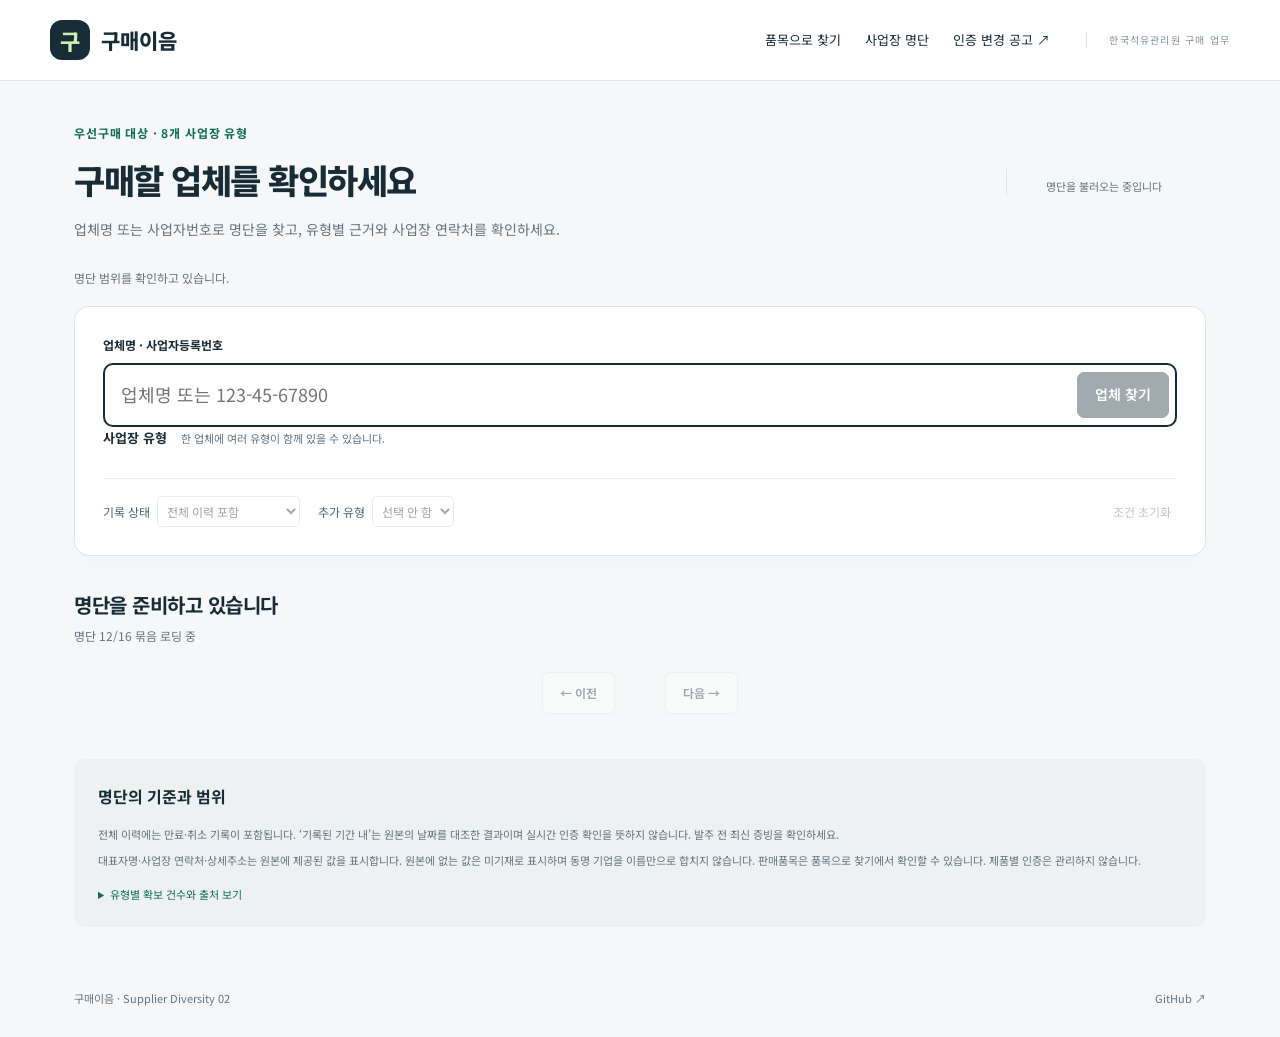
<file: site/index.html>
<!doctype html><html lang="ko"><head><meta charset="utf-8"><meta name="viewport" content="width=device-width,initial-scale=1"><title>구매이음 · 우선구매 사업장 명단</title><link rel="stylesheet" href="./directory.css"><link rel="stylesheet" href="./registry.css"><script src="./registry.js" defer></script></head><body>
<header class="topbar"><a class="brand" href="./"><span class="brand-mark">구</span>구매이음</a><nav><a href="./offers.html">품목으로 찾기</a><a href="#search-section">사업장 명단</a><a href="./cancellations.html">인증 변경 공고 ↗</a></nav><span class="version">한국석유관리원 구매 업무</span></header><main>
<section class="intro"><div><p class="eyebrow">우선구매 대상 · 8개 사업장 유형</p><h1>구매할 업체를 확인하세요</h1><p>업체명 또는 사업자번호로 명단을 찾고, 유형별 근거와 사업장 연락처를 확인하세요.</p></div><aside><small id="source-status">명단을 불러오는 중입니다</small></aside></section>
<div id="coverage-note" class="coverage-note" role="status">명단 범위를 확인하고 있습니다.</div><section id="search-section" class="search-panel"><form id="search-form"><label for="search">업체명 · 사업자등록번호</label><div class="search-row"><input id="search" type="search" placeholder="업체명 또는 123-45-67890" autocomplete="off" disabled><button id="search-button" class="primary" disabled>업체 찾기</button></div></form><div class="priority-heading"><strong>사업장 유형</strong><span>한 업체에 여러 유형이 함께 있을 수 있습니다.</span></div><div id="type-tabs" class="type-tabs" role="group" aria-label="사업장 유형"></div><div class="filters"><label>기록 상태 <select id="status" disabled><option value="all">전체 이력 포함</option><option value="period">기록된 기간 내</option><option value="unknown">기간 정보 부족</option><option value="expired">만료·시작 전·확인 필요</option><option value="cancelled">취소·반납 기록</option></select></label><label>추가 유형 <select id="extra" disabled><option value="-1">선택 안 함</option></select></label><button id="reset" class="text-button" disabled>조건 초기화</button></div></section>
<div class="results-toolbar"><div><h2 id="result-title">명단을 준비하고 있습니다</h2><p id="result-context" aria-live="polite"></p></div></div><section id="results" aria-label="사업장 검색 결과"></section><div class="pagination"><button id="prev" class="secondary" disabled>← 이전</button><span id="page-label"></span><button id="next" class="secondary" disabled>다음 →</button></div><section class="method"><h2>명단의 기준과 범위</h2><p>전체 이력에는 만료·취소 기록이 포함됩니다. ‘기록된 기간 내’는 원본의 날짜를 대조한 결과이며 실시간 인증 확인을 뜻하지 않습니다. 발주 전 최신 증빙을 확인하세요.</p><p>대표자명·사업장 연락처·상세주소는 원본에 제공된 값을 표시합니다. 원본에 없는 값은 미기재로 표시하며 동명 기업을 이름만으로 합치지 않습니다. 판매품목은 <a href="./offers.html">품목으로 찾기</a>에서 확인할 수 있습니다. 제품별 인증은 관리하지 않습니다.</p><details><summary>유형별 확보 건수와 출처 보기</summary><div id="source-details"></div></details></section></main><footer><span>구매이음 · Supplier Diversity 02</span><a href="https://github.com/joongyu01/supplier_diversity_2" target="_blank" rel="noopener">GitHub ↗</a></footer><dialog id="supplier-dialog"><button id="close-dialog" class="dialog-close" aria-label="상세 닫기">×</button><div id="supplier-detail"></div></dialog></body></html>
</file>
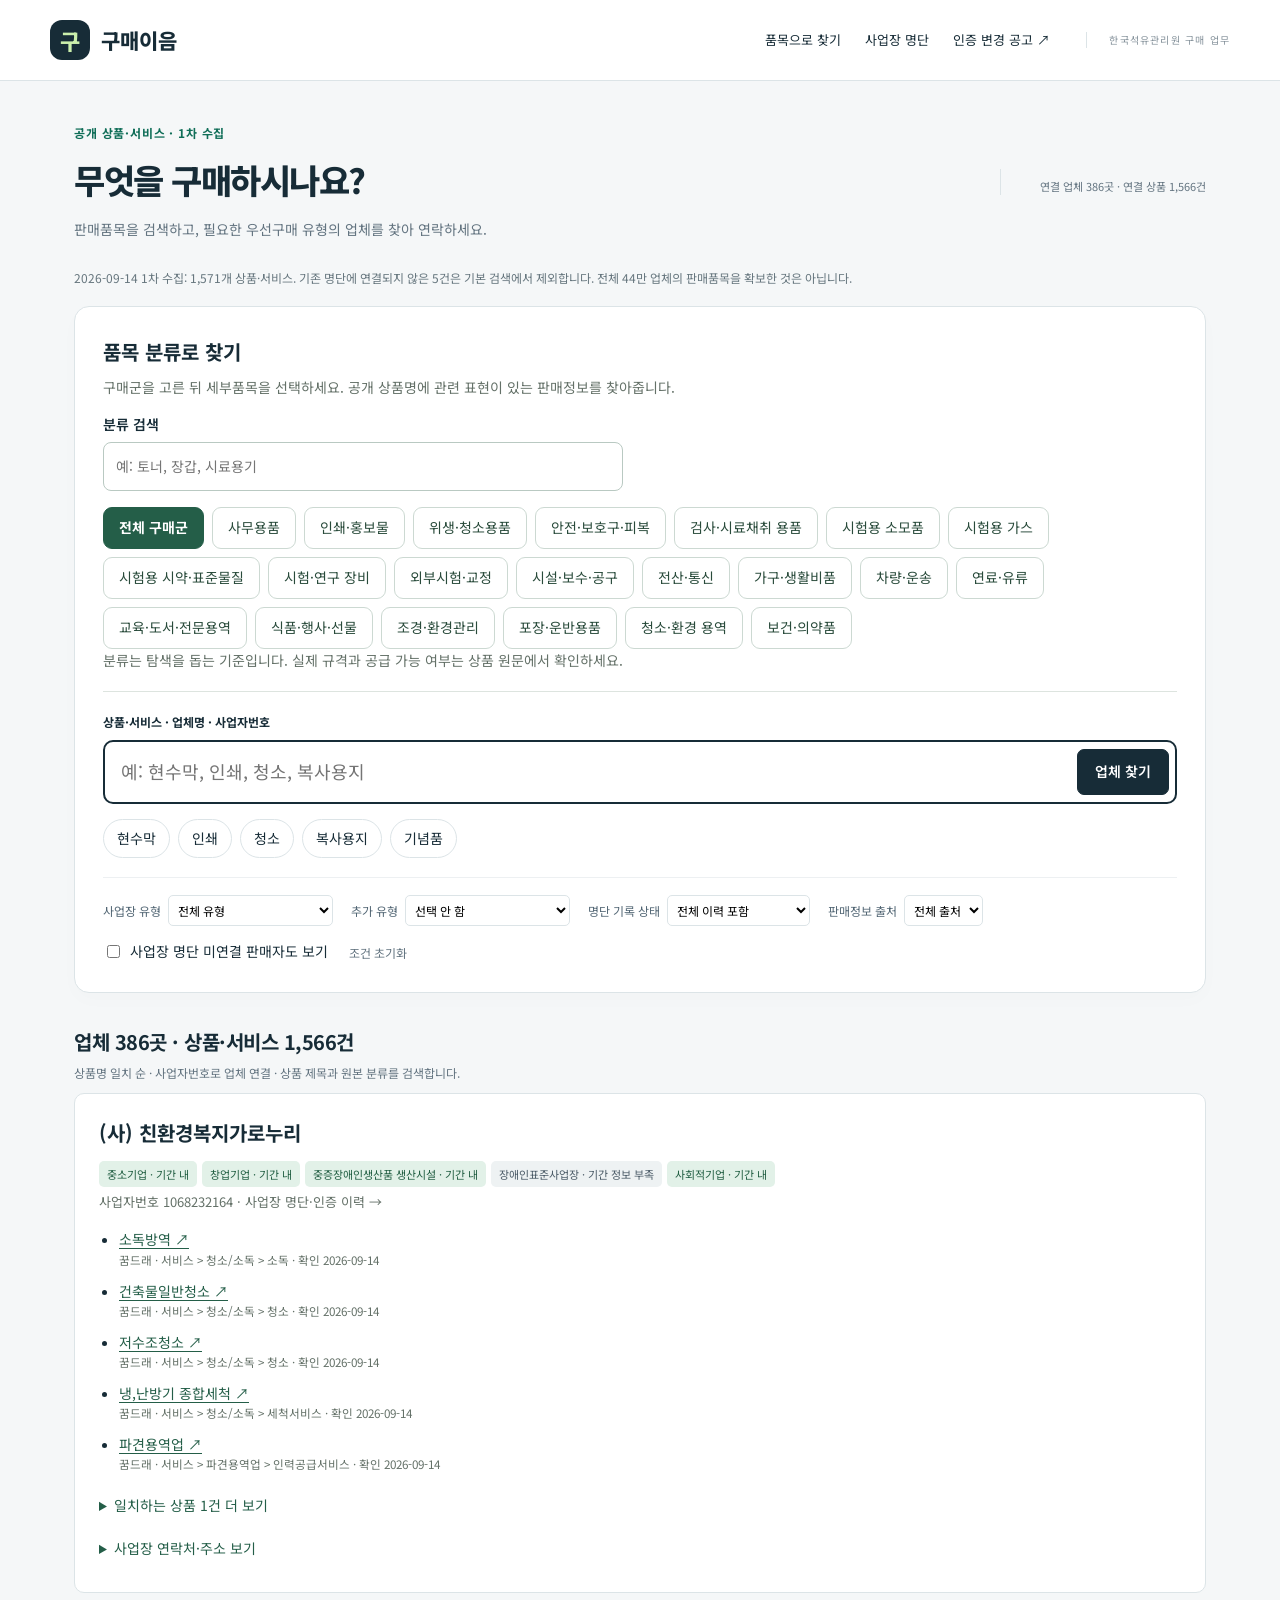
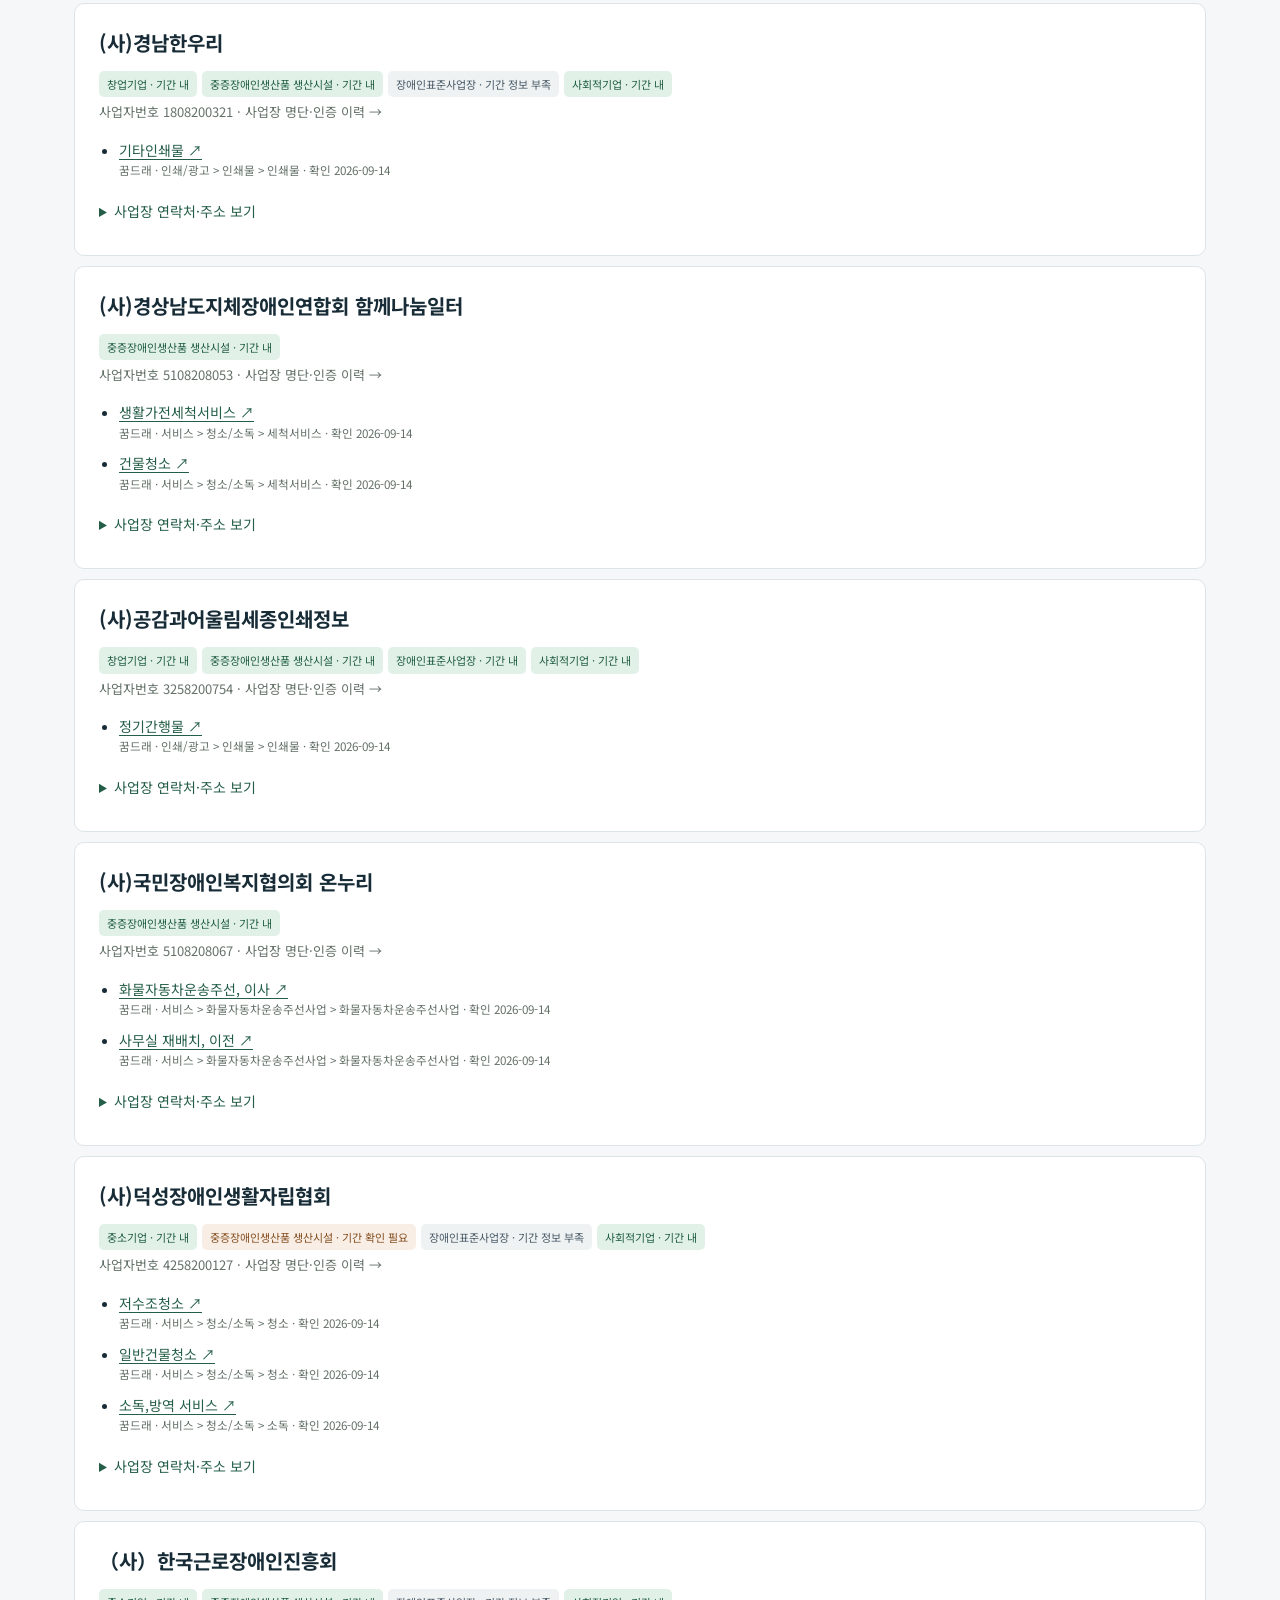
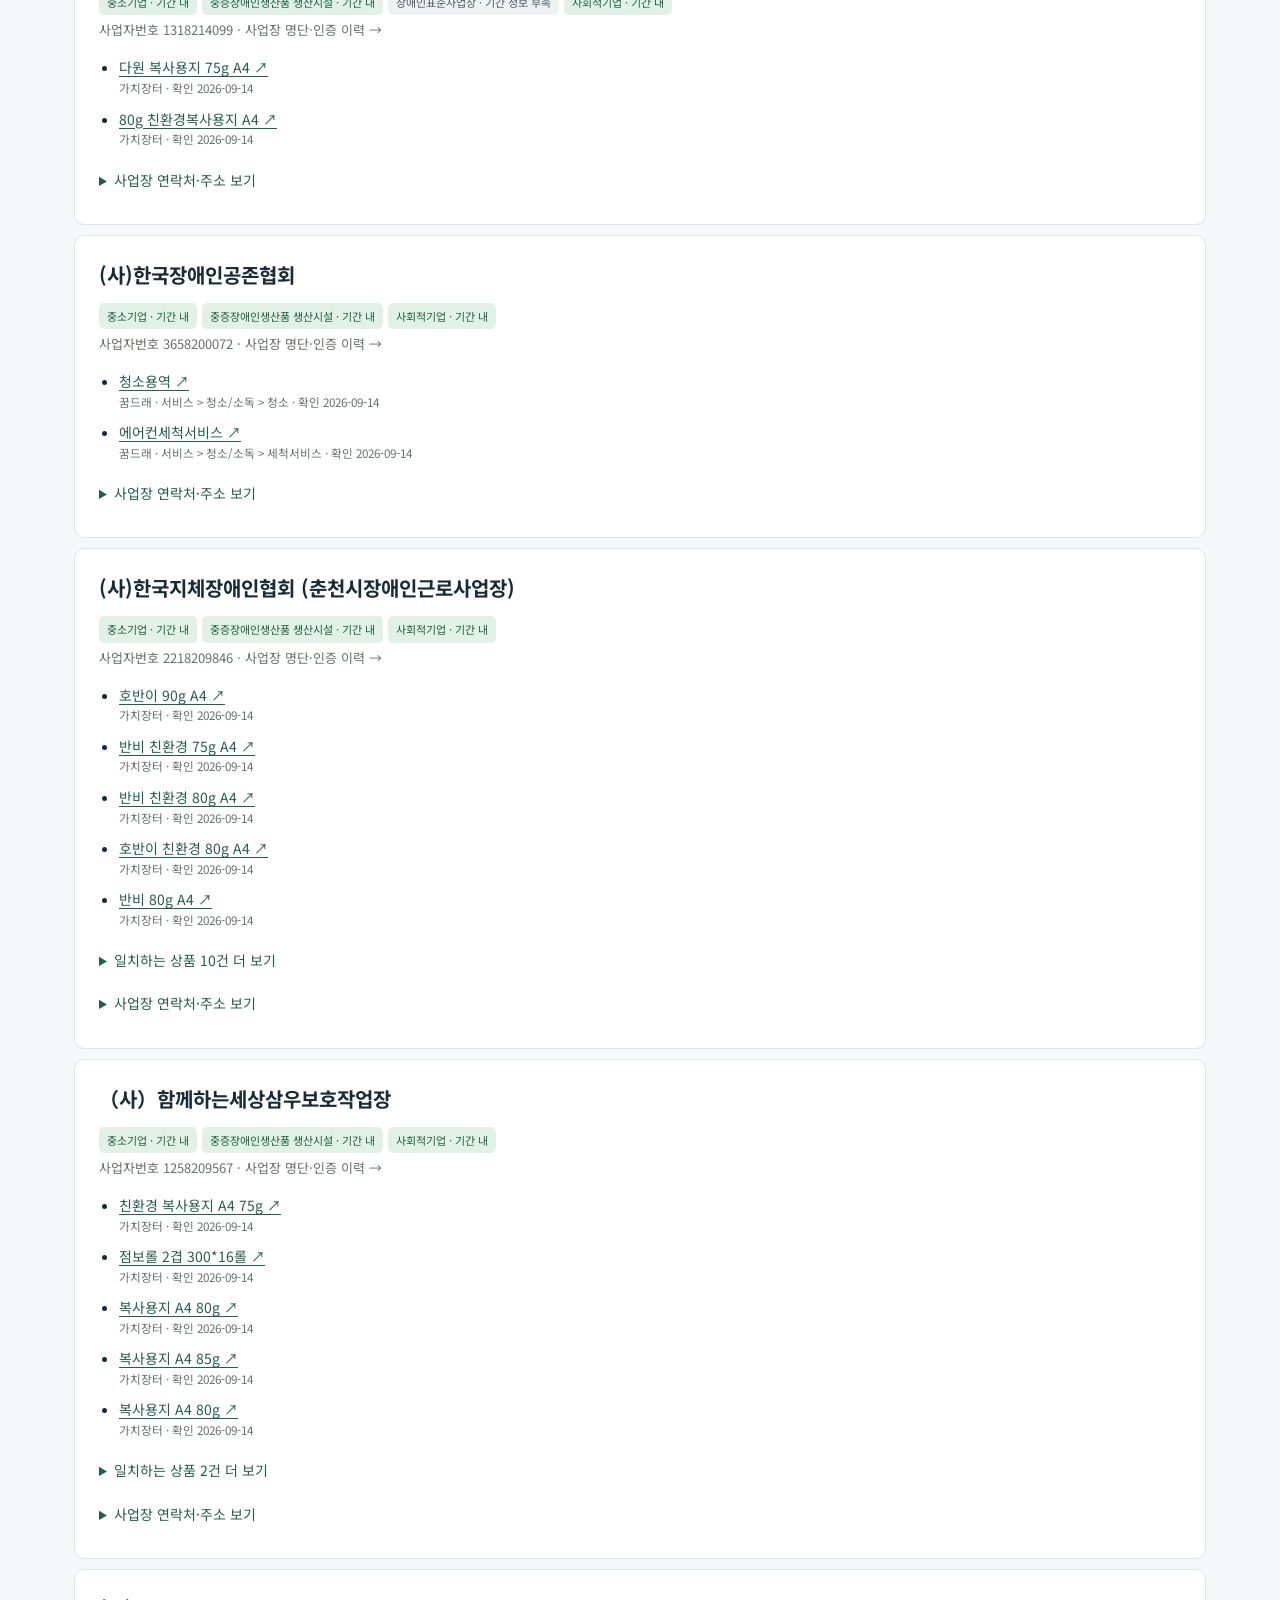
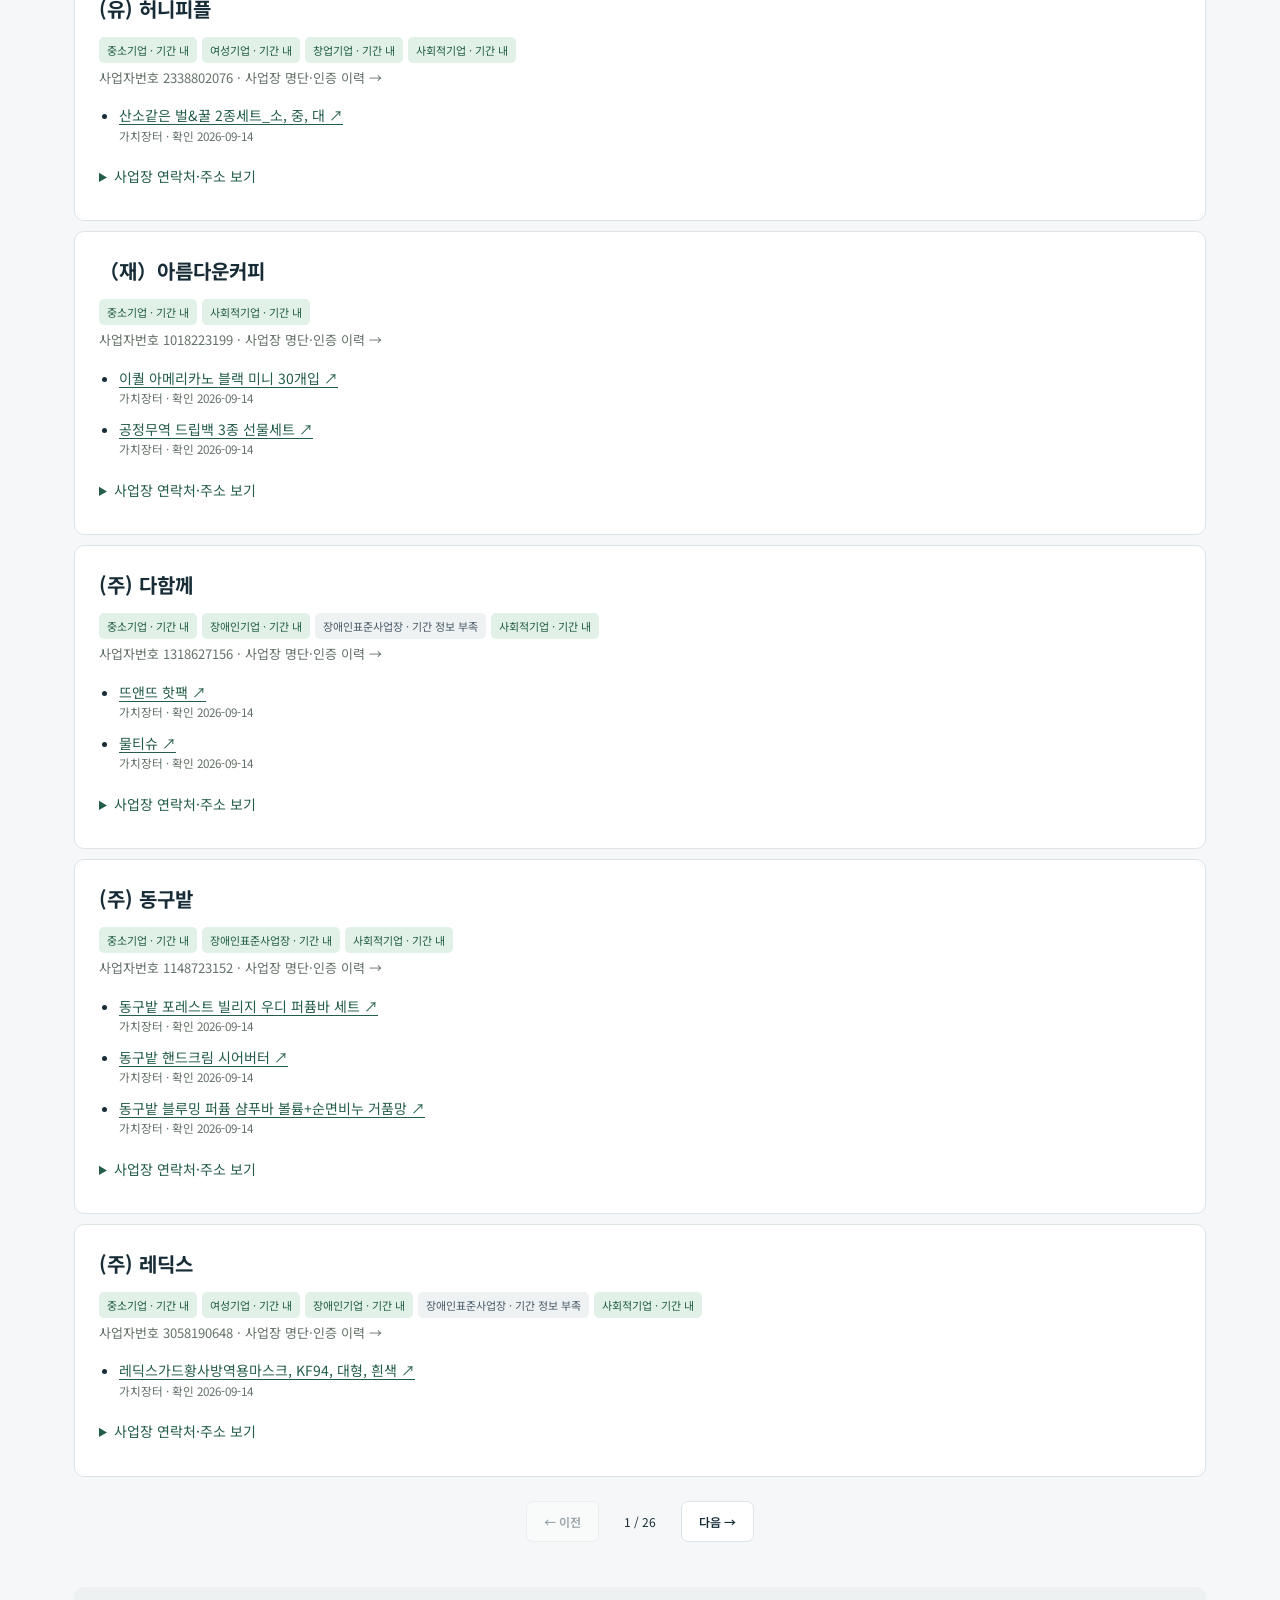
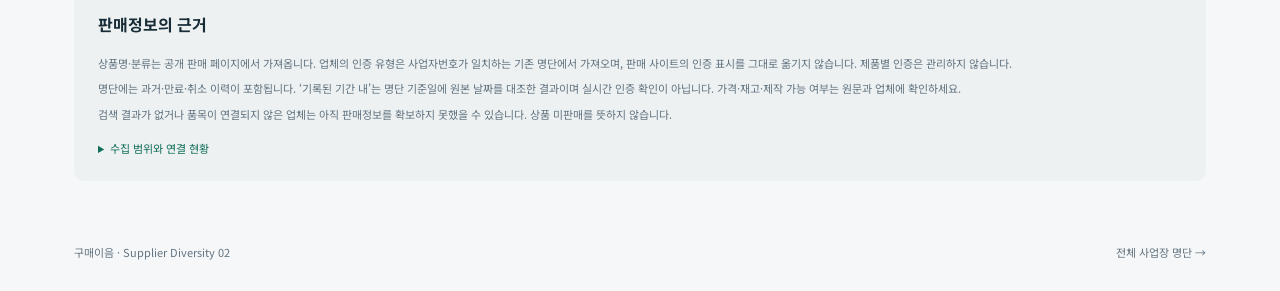
<file: site/offers.html>
<!doctype html>
<html lang="ko"><head><meta charset="utf-8"><meta name="viewport" content="width=device-width,initial-scale=1"><title>구매이음 · 품목으로 업체 찾기</title><link rel="stylesheet" href="./directory.css"><link rel="stylesheet" href="./registry.css"><link rel="stylesheet" href="./offers.css"><script src="./purchase-categories.js" defer></script><script src="./offers.js" defer></script></head><body>
<header class="topbar"><a class="brand" href="./"><span class="brand-mark">구</span>구매이음</a><nav><a href="./offers.html" aria-current="page">품목으로 찾기</a><a href="./">사업장 명단</a><a href="./cancellations.html">인증 변경 공고 ↗</a></nav><span class="version">한국석유관리원 구매 업무</span></header>
<main><section class="intro"><div><p class="eyebrow">공개 상품·서비스 · 1차 수집</p><h1>무엇을 구매하시나요?</h1><p>판매품목을 검색하고, 필요한 우선구매 유형의 업체를 찾아 연락하세요.</p></div><aside><small id="summary">상품·서비스 정보를 불러오는 중입니다.</small></aside></section>
<div class="coverage-note" id="coverage" role="status">수집 범위를 확인하고 있습니다.</div>
<section class="search-panel"><div class="category-picker"><h2>품목 분류로 찾기</h2><p>구매군을 고른 뒤 세부품목을 선택하세요. 공개 상품명에 관련 표현이 있는 판매정보를 찾아줍니다.</p><label class="category-search-label" for="category-search">분류 검색</label><input id="category-search" type="search" placeholder="예: 토너, 장갑, 시료용기" autocomplete="off" disabled><div id="category-buttons" class="category-buttons" role="group" aria-label="구매군"></div><div id="subcategory-buttons" class="subcategory-buttons" role="group" aria-label="세부품목"></div><p id="category-search-status" role="status"></p><select id="category" hidden aria-label="구매군" disabled><option value="">전체 구매군</option></select><select id="subcategory" hidden aria-label="세부품목" disabled><option value="">전체 세부품목</option></select><p id="category-note" aria-live="polite">분류는 탐색을 돕는 기준입니다. 실제 규격과 공급 가능 여부는 상품 원문에서 확인하세요.</p></div><form id="offer-search"><label for="q">상품·서비스 · 업체명 · 사업자번호</label><div class="search-row"><input id="q" type="search" placeholder="예: 현수막, 인쇄, 청소, 복사용지" autocomplete="off" disabled><button id="submit" class="primary" disabled>업체 찾기</button></div></form><div class="quick-search" aria-label="자주 찾는 품목"><button data-query="현수막">현수막</button><button data-query="인쇄">인쇄</button><button data-query="청소">청소</button><button data-query="복사용지">복사용지</button><button data-query="기념품">기념품</button></div>
<div class="filters"><label>사업장 유형<select id="type" disabled><option value="-1">전체 유형</option></select></label><label>추가 유형<select id="extra" disabled><option value="-1">선택 안 함</option></select></label><label>명단 기록 상태<select id="status" disabled><option value="0">전체 이력 포함</option><option value="1">기록된 기간 내</option><option value="2">기간 정보 부족</option><option value="3">만료·시작 전·확인 필요</option><option value="4">취소·반납 기록</option></select></label><label>판매정보 출처<select id="source" disabled><option value="all">전체 출처</option><option value="sepp">가치장터</option><option value="goods">꿈드래</option></select></label></div>
<label class="pending-choice"><input id="pending" type="checkbox" disabled> 사업장 명단 미연결 판매자도 보기</label><button id="reset" class="text-button" disabled>조건 초기화</button></section>
<div class="results-toolbar"><div><h2 id="title">판매정보를 준비하고 있습니다</h2><p id="context" aria-live="polite"></p></div></div><section id="results" aria-label="품목별 업체 검색 결과"></section><div class="pagination"><button class="secondary" id="prev" disabled>← 이전</button><span id="page-label"></span><button class="secondary" id="next" disabled>다음 →</button></div>
<section class="method"><h2>판매정보의 근거</h2><p>상품명·분류는 공개 판매 페이지에서 가져옵니다. 업체의 인증 유형은 사업자번호가 일치하는 기존 명단에서 가져오며, 판매 사이트의 인증 표시를 그대로 옮기지 않습니다. 제품별 인증은 관리하지 않습니다.</p><p>명단에는 과거·만료·취소 이력이 포함됩니다. ‘기록된 기간 내’는 명단 기준일에 원본 날짜를 대조한 결과이며 실시간 인증 확인이 아닙니다. 가격·재고·제작 가능 여부는 원문과 업체에 확인하세요.</p><p>검색 결과가 없거나 품목이 연결되지 않은 업체는 아직 판매정보를 확보하지 못했을 수 있습니다. 상품 미판매를 뜻하지 않습니다.</p><details><summary>수집 범위와 연결 현황</summary><div id="source-details"></div></details></section></main><footer><span>구매이음 · Supplier Diversity 02</span><a href="./">전체 사업장 명단 →</a></footer></body></html>
</file>
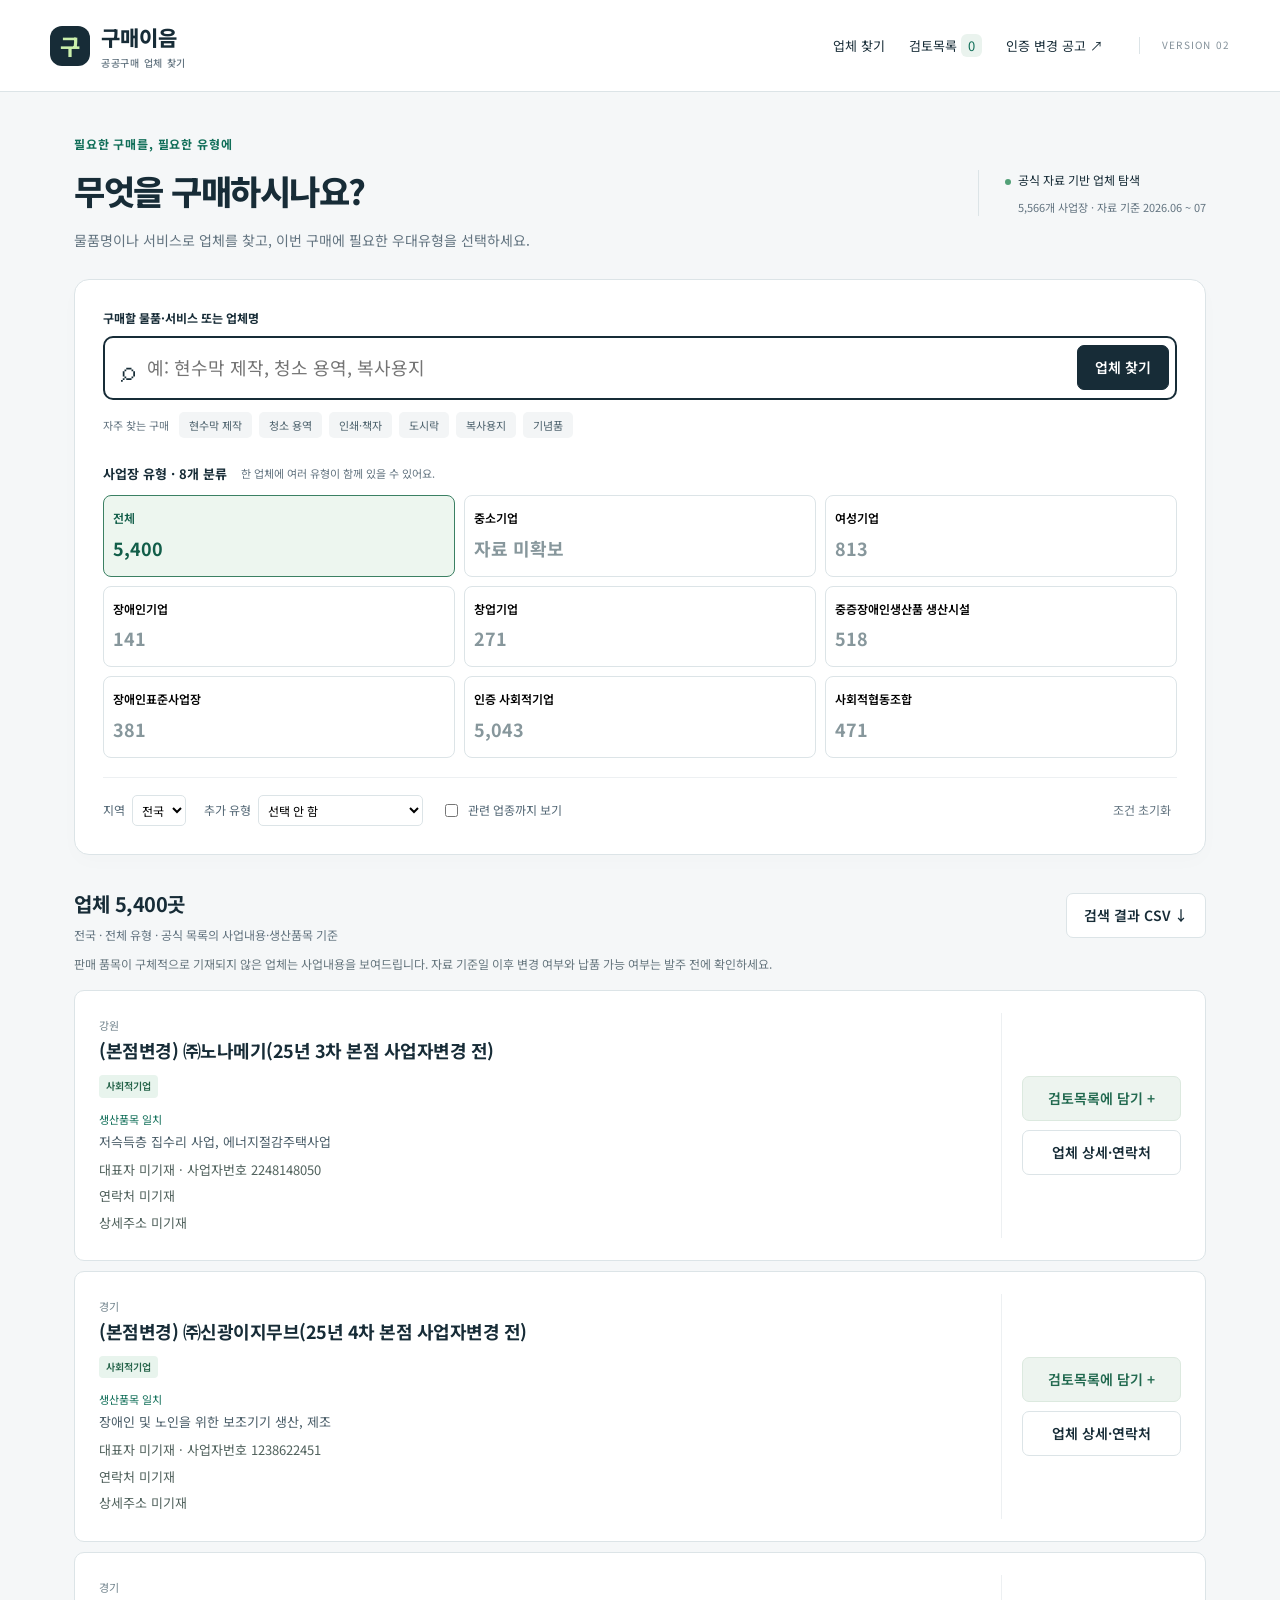
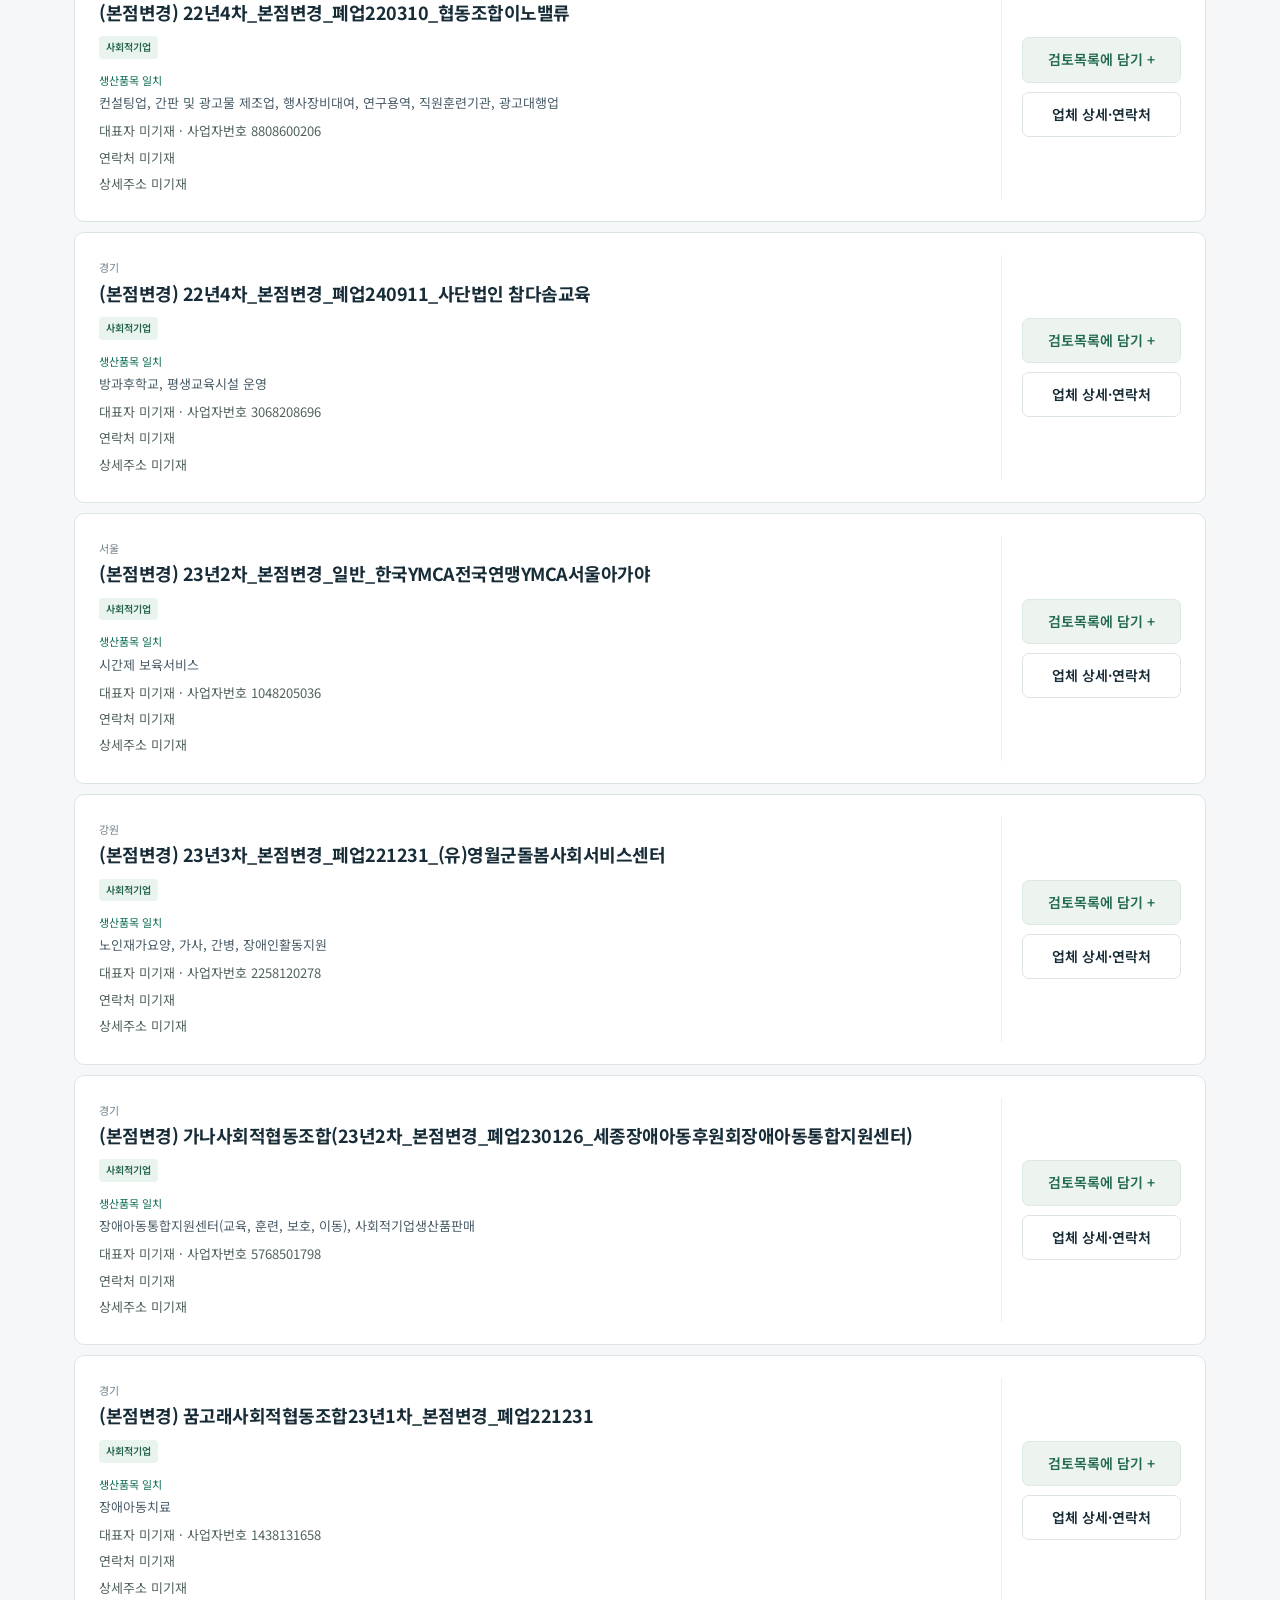
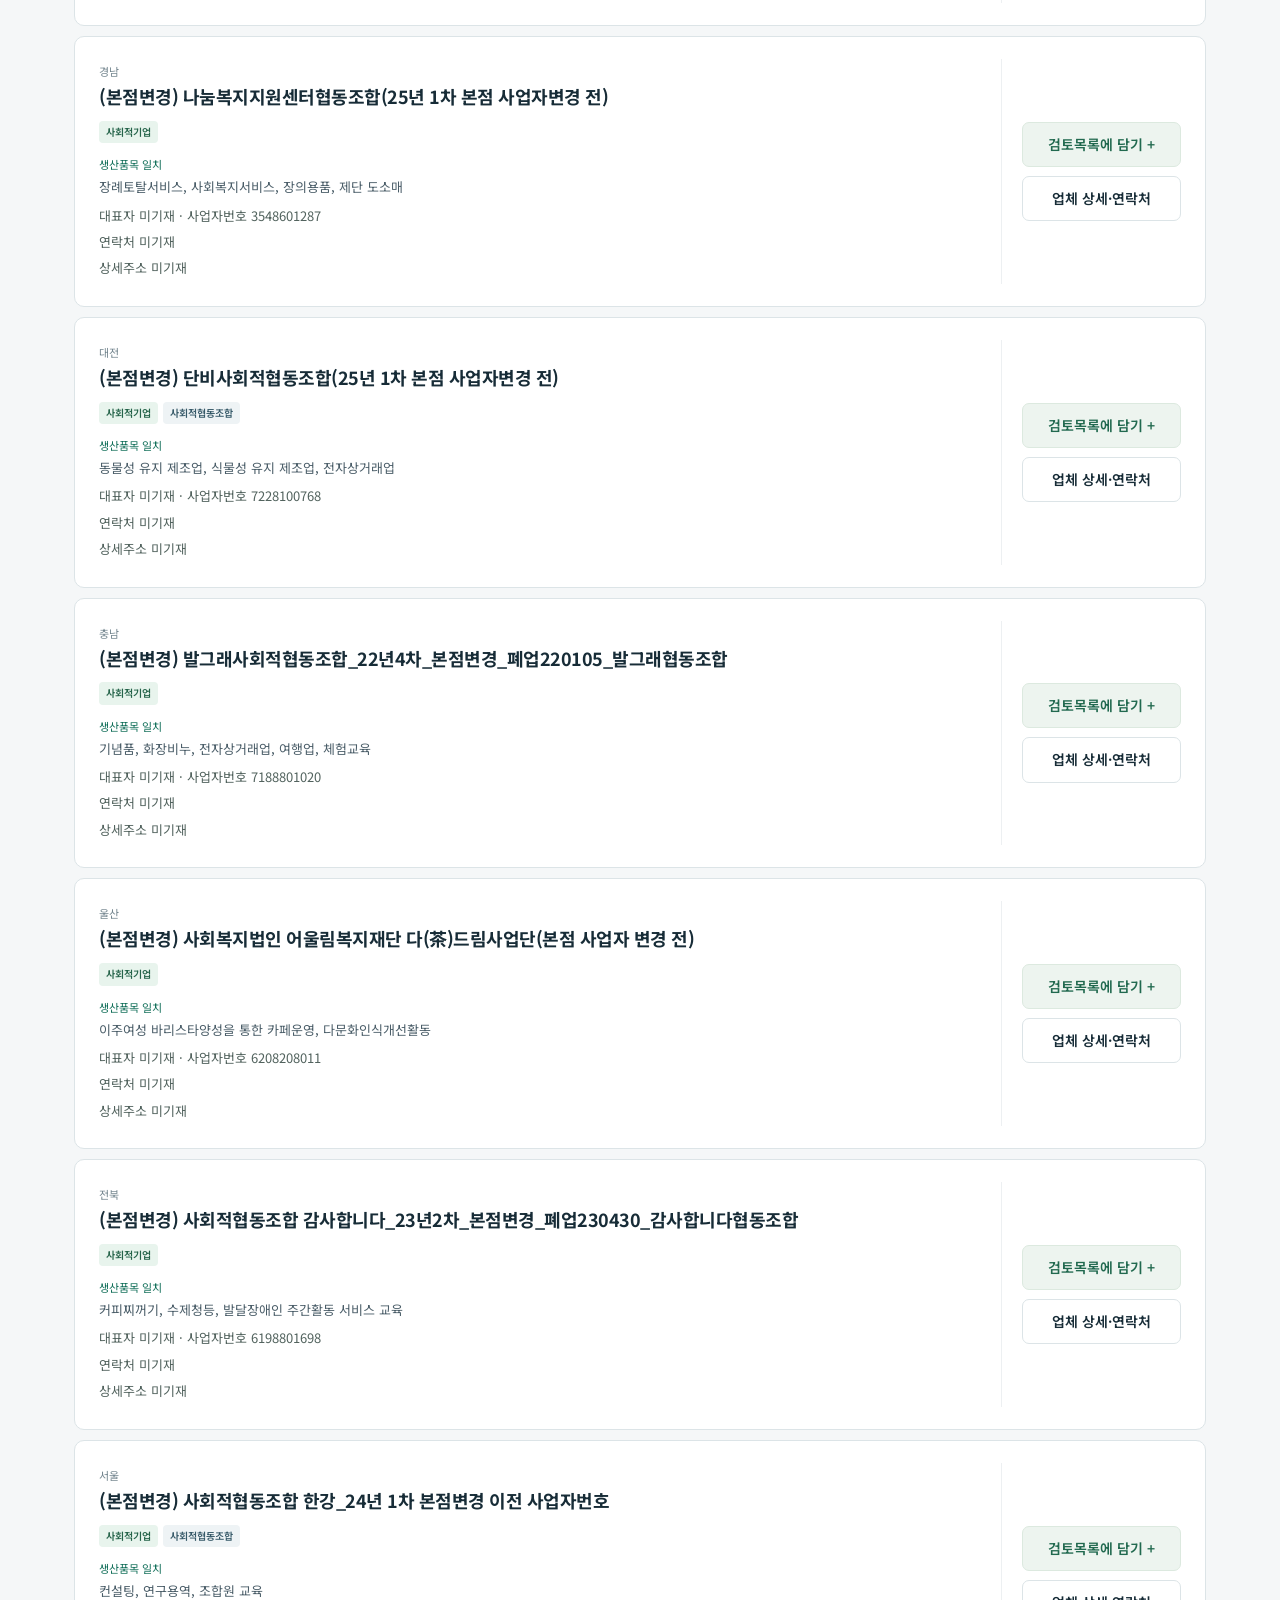
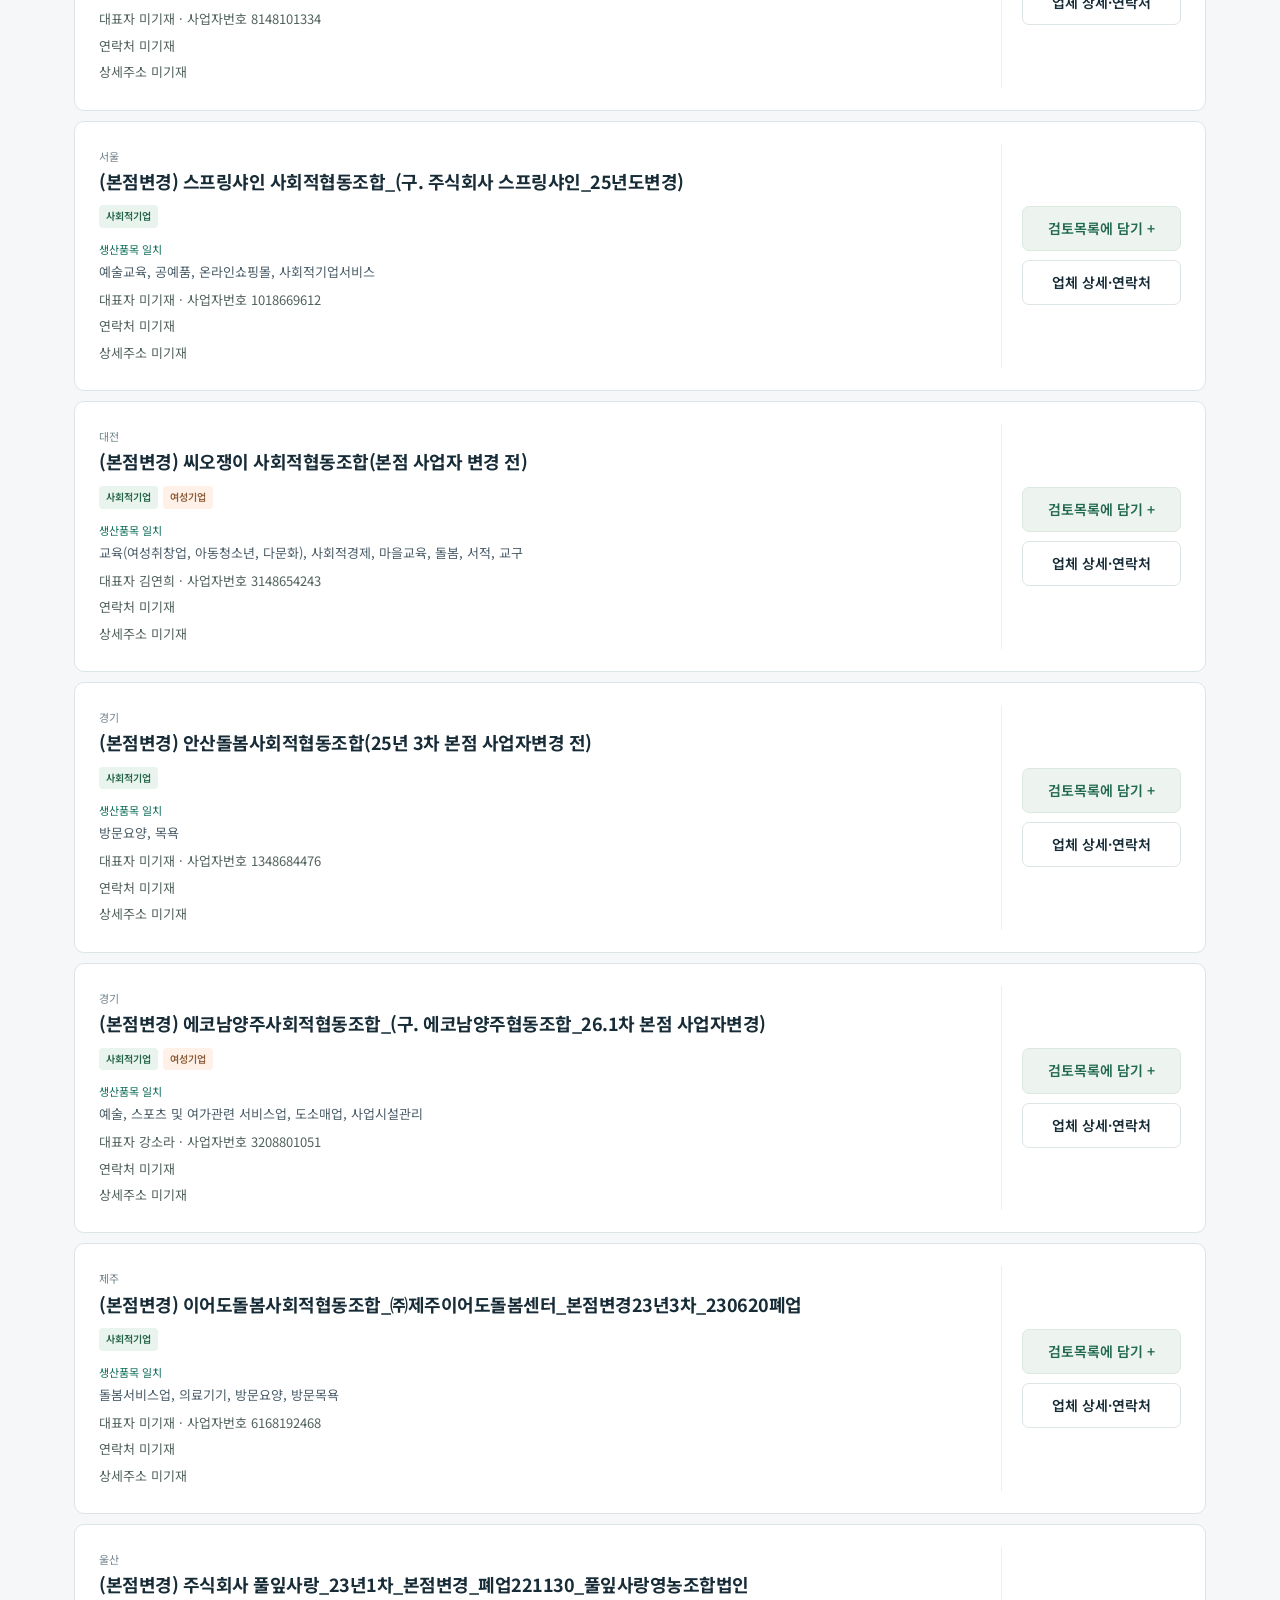
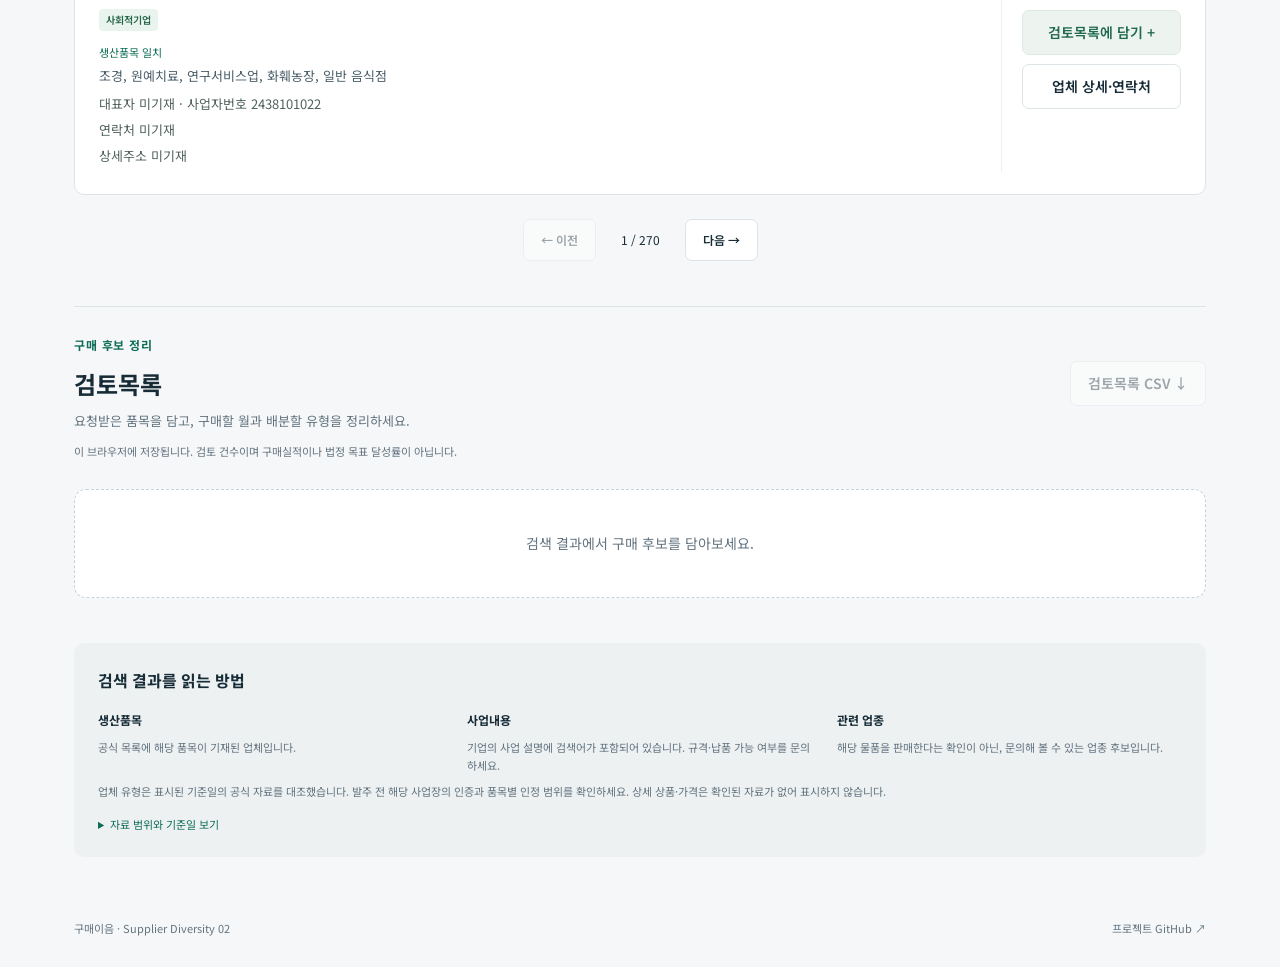
<file: site/product-search.html>
<!doctype html>
<html lang="ko">
<head><meta charset="utf-8"><meta name="viewport" content="width=device-width,initial-scale=1"><meta name="description" content="필요한 물품과 서비스를 검색하고 사회적기업·중증장애인생산품 생산시설·여성기업 구매 후보를 비교하세요."><title>구매이음 · 공공구매 업체 찾기</title><link rel="stylesheet" href="./directory.css"><script src="./directory.js" defer></script></head>
<body>
<header class="topbar"><a class="brand" href="./"><span class="brand-mark">구</span><span>구매이음<small>공공구매 업체 찾기</small></span></a><nav><a href="#search-section">업체 찾기</a><a href="#review-section">검토목록 <span id="saved-count">0</span></a><a href="./cancellations.html">인증 변경 공고 ↗</a></nav><span class="version">VERSION 02</span></header>
<main>
<section class="intro"><div><p class="eyebrow">필요한 구매를, 필요한 유형에</p><h1>무엇을 구매하시나요?</h1><p>물품명이나 서비스로 업체를 찾고, 이번 구매에 필요한 우대유형을 선택하세요.</p></div><aside><span class="live-dot"></span>공식 자료 기반 업체 탐색<small id="source-status">자료를 불러오는 중입니다</small></aside></section>
<section id="search-section" class="search-panel">
<form id="search-form"><label for="search">구매할 물품·서비스 또는 업체명</label><div class="search-row"><span aria-hidden="true">⌕</span><input id="search" type="search" placeholder="예: 현수막 제작, 청소 용역, 복사용지" autocomplete="off"><button class="primary" type="submit">업체 찾기</button></div></form>
<div class="examples"><span>자주 찾는 구매</span><button data-query="현수막 제작">현수막 제작</button><button data-query="청소">청소 용역</button><button data-query="인쇄">인쇄·책자</button><button data-query="도시락">도시락</button><button data-query="복사용지">복사용지</button><button data-query="기념품">기념품</button></div>
<div class="priority-heading"><strong>사업장 유형 · 8개 분류</strong><span>한 업체에 여러 유형이 함께 있을 수 있어요.</span></div>
<div id="type-tabs" class="type-tabs" role="group" aria-label="우대기업 유형"></div>
<div class="filters"><label>지역 <select id="region"><option value="">전국</option></select></label><label>추가 유형 <select id="extra-type"><option value="">선택 안 함</option><option>창업기업</option><option>장애인표준사업장</option><option>사회적협동조합</option></select></label><label class="check"><input id="related" type="checkbox">관련 업종까지 보기</label><button id="reset" class="text-button">조건 초기화</button></div>
</section>
<div class="results-toolbar"><div><h2 id="result-title">검색할 업체를 준비하고 있습니다</h2><p id="result-context" aria-live="polite"></p></div><button id="export-results" class="secondary" disabled>검색 결과 CSV ↓</button></div>
<div id="coverage-note" class="coverage-note"></div>
<section id="results" aria-label="업체 검색 결과"></section>
<div class="pagination"><button id="prev" class="secondary" disabled>← 이전</button><span id="page-label"></span><button id="next" class="secondary" disabled>다음 →</button></div>
<section id="review-section" class="review-section"><div class="section-heading"><div><p class="eyebrow">구매 후보 정리</p><h2>검토목록</h2><p>요청받은 품목을 담고, 구매할 월과 배분할 유형을 정리하세요.</p></div><button id="export-review" class="secondary" disabled>검토목록 CSV ↓</button></div><p class="local-note">이 브라우저에 저장됩니다. 검토 건수이며 구매실적이나 법정 목표 달성률이 아닙니다.</p><div id="review-summary" class="review-summary"></div><div id="review-list"></div></section>
<section class="method"><h2>검색 결과를 읽는 방법</h2><div><article><b>생산품목</b><p>공식 목록에 해당 품목이 기재된 업체입니다.</p></article><article><b>사업내용</b><p>기업의 사업 설명에 검색어가 포함되어 있습니다. 규격·납품 가능 여부를 문의하세요.</p></article><article><b>관련 업종</b><p>해당 물품을 판매한다는 확인이 아닌, 문의해 볼 수 있는 업종 후보입니다.</p></article></div><p>업체 유형은 표시된 기준일의 공식 자료를 대조했습니다. 발주 전 해당 사업장의 인증과 품목별 인정 범위를 확인하세요. 상세 상품·가격은 확인된 자료가 없어 표시하지 않습니다.</p><details><summary>자료 범위와 기준일 보기</summary><div id="source-details"></div></details></section>
</main><footer><span>구매이음 · Supplier Diversity 02</span><a href="https://github.com/joongyu01/supplier_diversity_2" target="_blank" rel="noopener">프로젝트 GitHub ↗</a></footer>
<dialog id="supplier-dialog"><button id="close-dialog" class="dialog-close" aria-label="상세 닫기">×</button><div id="supplier-detail"></div></dialog><div id="toast" role="status" hidden></div>
</body></html>
</file>
<file: site/directory.css>
@import url('https://fonts.googleapis.com/css2?family=Noto+Sans+KR:wght@400;500;600;700;800&display=swap');
:root{font-family:'Noto Sans KR',system-ui,sans-serif;color:#172c37;background:#f5f7f8;font-synthesis:none;--ink:#172c37;--muted:#637480;--line:#dce4e7;--green:#106e58}*{box-sizing:border-box}body{margin:0;font-size:14px;line-height:1.65}button,input,select{font:inherit}button,a{touch-action:manipulation}button{cursor:pointer}button:disabled{opacity:.4;cursor:default}a{color:inherit;text-decoration:none}button,input,select,a{outline-offset:4px}a:hover{text-decoration:underline}h1,h2,h3,p{margin:0}.topbar{background:#fff;border-bottom:1px solid var(--line);padding:20px max(24px,calc((100vw - 1180px)/2));display:flex;align-items:center;gap:36px}.brand{display:flex;align-items:center;gap:11px;font-size:21px;font-weight:800;white-space:nowrap}.brand-mark{background:var(--ink);color:#cbefac;border-radius:12px;width:40px;height:40px;display:grid;place-items:center;font-size:22px}.brand small{display:block;font-size:10px;letter-spacing:.07em;color:var(--muted);font-weight:500}.topbar nav{display:flex;gap:24px;margin-left:auto;font-size:13px}.topbar nav span{background:#eaf3ee;color:var(--green);padding:2px 7px;border-radius:6px}.version{font-size:10px;letter-spacing:.12em;color:#84919a;border-left:1px solid var(--line);padding-left:22px}main{max-width:1180px;margin:auto;padding:42px 24px}.intro{display:flex;justify-content:space-between;align-items:center;margin-bottom:27px;gap:24px}.eyebrow{color:var(--green);font-size:12px;font-weight:700;letter-spacing:.07em;margin-bottom:9px}h1{font-size:34px;letter-spacing:-1.5px;font-weight:800}.intro p:not(.eyebrow){color:var(--muted);margin-top:10px}.intro aside{font-size:12px;border-left:1px solid var(--line);padding-left:26px;min-width:200px}.intro aside small{display:block;color:var(--muted);margin:8px 0 0 13px;font-size:11px}.live-dot{display:inline-block;background:#52a077;width:6px;height:6px;border-radius:50%;margin-right:7px}.search-panel{background:white;border:1px solid var(--line);border-radius:15px;padding:28px;box-shadow:0 7px 20px #162b3304}.search-panel form>label{font-size:12px;font-weight:700;display:block;margin-bottom:8px}.search-row{display:flex;border:2px solid var(--ink);border-radius:10px;align-items:center;padding:5px 6px 5px 16px;gap:12px}.search-row>span{font-size:28px}.search-row input{flex:1;min-width:0;border:0;background:none;outline:none;font-size:18px;padding:10px 0}.primary,.secondary{border-radius:7px;font-weight:600;padding:10px 17px;border:1px solid var(--line);background:#fff;color:var(--ink)}.primary{background:var(--ink);color:white;border-color:var(--ink);white-space:nowrap}.primary:hover{background:#285044}.secondary:hover{border-color:var(--green)}.examples{display:flex;flex-wrap:wrap;gap:7px;align-items:center;margin:12px 0 25px;font-size:11px}.examples>span{color:var(--muted);margin-right:3px}.examples button{border:0;background:#f3f5f6;color:#4d626d;padding:4px 10px;border-radius:5px}.examples button:hover{background:#e2ede5}.priority-heading{display:flex;gap:14px;align-items:center;margin-bottom:11px}.priority-heading strong{font-size:13px}.priority-heading span{font-size:11px;color:var(--muted)}.type-tabs{display:grid;grid-template-columns:repeat(5,1fr);gap:9px}.type-tab{border:1px solid var(--line);padding:12px 9px;text-align:left;border-radius:8px;background:white;display:flex;flex-direction:column;gap:6px;font-weight:600;font-size:12px}.type-tab span{font-size:21px;font-weight:700;color:#87979c}.type-tab.active{background:#edf6ef;border-color:#3b8063;color:#125e49}.type-tab.active span{color:#125e49}.filters{display:flex;align-items:center;gap:18px;margin-top:19px;padding-top:17px;border-top:1px solid #edf0f2;font-size:12px}.filters label{display:flex;align-items:center;gap:7px;color:#526674}.filters select{border:1px solid var(--line);border-radius:5px;padding:5px;max-width:165px;background:white}.check input{accent-color:var(--green)}.text-button{border:0;background:none;color:var(--muted);font-size:12px;margin-left:auto}.results-toolbar{display:flex;justify-content:space-between;align-items:center;margin:32px 0 10px}.results-toolbar h2{font-size:20px;letter-spacing:-.5px}.results-toolbar p{font-size:12px;color:var(--muted);margin-top:5px}.coverage-note{font-size:12px;color:#66767e;margin:0 0 16px;max-width:900px}.supplier-card{background:#fff;border:1px solid var(--line);border-radius:10px;padding:22px 24px;margin-bottom:10px;display:grid;grid-template-columns:1fr 180px;gap:20px}.supplier-top{display:flex;align-items:center;gap:10px;flex-wrap:wrap}.supplier-name{font-size:18px;font-weight:700;letter-spacing:-.5px;background:none;border:0;padding:0;text-align:left;color:var(--ink)}.supplier-name:hover{color:var(--green);text-decoration:underline}.region-tag{font-size:11px;color:#73858e}.badges{display:flex;gap:5px;flex-wrap:wrap;margin:9px 0}.badge{font-size:10px;padding:3px 7px;border-radius:4px;background:#eef3f5;color:#365968;font-weight:600}.badge.social{background:#e8f4ed;color:#246349}.badge.severe{background:#edf0fc;color:#4e5d98}.badge.women{background:#fff1e7;color:#8b5a37}.badge.warn{background:#fff1cc;color:#825d16}.description{color:#4a5d68;font-size:13px;line-height:1.85;display:-webkit-box;-webkit-line-clamp:2;-webkit-box-orient:vertical;overflow:hidden}.description mark{background:#ebf7d4;color:inherit;padding:1px 2px}.match-label{font-size:11px;color:var(--green);margin-bottom:3px}.supplier-actions{display:flex;flex-direction:column;gap:9px;justify-content:center;align-items:stretch;border-left:1px solid #edf0f2;padding-left:20px}.supplier-actions small{font-size:10px;text-align:center;color:var(--muted)}.supplier-actions .primary{background:#edf4ef;border-color:#dce9df;color:#21694f}.pagination{display:flex;justify-content:center;gap:25px;align-items:center;margin:24px 0 45px;font-size:12px}.empty{background:white;border:1px dashed #c5d3d8;border-radius:12px;text-align:center;padding:42px 20px;color:var(--muted)}.empty h3{color:var(--ink);font-size:18px;margin-bottom:8px}.empty button{margin-top:15px}.review-section{border-top:1px solid var(--line);padding-top:28px}.section-heading{display:flex;justify-content:space-between;align-items:center;gap:15px}.section-heading h2{font-size:24px}.section-heading p:not(.eyebrow){color:var(--muted);font-size:13px;margin-top:7px}.local-note{font-size:11px;color:var(--muted);margin:10px 0 15px}.review-summary{display:flex;gap:7px;flex-wrap:wrap;margin-bottom:14px}.review-summary span{background:#e9f0ed;border-radius:5px;padding:5px 10px;font-size:12px}.review-row{background:white;padding:16px;border:1px solid var(--line);border-radius:8px;margin-bottom:8px;display:grid;grid-template-columns:1.4fr 1.4fr 1fr 1fr 40px;gap:12px;align-items:center}.review-row input,.review-row select{border:1px solid var(--line);padding:7px;border-radius:5px;width:100%;font-size:12px;background:white}.review-row label{font-size:10px;color:var(--muted)}.review-row strong{display:block;font-size:12px}.remove{border:0;background:none;color:#a25f50;font-size:22px}.method{margin-top:45px;padding:24px;background:#edf1f2;border-radius:10px}.method h2{font-size:16px;margin-bottom:15px}.method>div{display:grid;grid-template-columns:repeat(3,1fr);gap:24px}.method b{font-size:12px}.method p{color:var(--muted);font-size:11px;margin-top:7px}.method details{font-size:11px;margin-top:15px}.method summary{cursor:pointer;color:var(--green)}#source-details{margin-top:10px}footer{max-width:1180px;margin:auto;padding:20px 24px 30px;font-size:11px;display:flex;justify-content:space-between;color:var(--muted)}dialog{border:0;border-radius:14px;max-width:720px;width:calc(100% - 32px);padding:32px;box-shadow:0 15px 80px #162b3344}dialog::backdrop{background:#132b3a80}.dialog-close{position:absolute;right:15px;top:9px;border:0;background:none;font-size:30px;color:var(--muted)}dialog h2{font-size:24px;margin:10px 25px 12px 0}dialog h3{font-size:13px;margin-top:20px}dialog p,dialog li{font-size:13px;color:#4a5d68}dialog a{color:var(--green);text-decoration:underline}dialog table{width:100%;font-size:11px;border-collapse:collapse;margin-top:8px}dialog td,dialog th{border-bottom:1px solid var(--line);padding:9px;text-align:left}#toast{position:fixed;bottom:25px;left:50%;transform:translateX(-50%);background:#172c37;color:white;padding:12px 24px;border-radius:8px;box-shadow:0 4px 20px #0002;z-index:10;font-size:13px}
@media(max-width:760px){.topbar{padding:15px 18px;gap:15px}.topbar nav{gap:12px;font-size:11px}.version,.brand small{display:none}.brand{font-size:18px}.brand-mark{width:32px;height:32px;font-size:18px}main{padding:28px 16px}.intro{display:block}.intro aside{display:none}h1{font-size:28px}.intro p:not(.eyebrow){font-size:12px}.search-panel{padding:18px}.search-row input{font-size:14px}.search-row{gap:7px;padding-left:10px}.search-row .primary{padding:10px}.examples{font-size:10px}.priority-heading{display:block}.priority-heading span{display:block;margin-top:3px}.type-tabs{grid-template-columns:repeat(3,1fr)}.type-tab{font-size:11px}.type-tab span{font-size:18px}.filters{gap:10px;flex-wrap:wrap}.filters select{max-width:125px}.supplier-card{grid-template-columns:1fr;padding:18px;gap:13px}.supplier-actions{border-left:0;border-top:1px solid #edf0f2;padding:12px 0 0;flex-direction:row;align-items:center}.supplier-actions button{flex:1;font-size:12px}.supplier-actions small{display:none}.results-toolbar .secondary{font-size:11px;padding:8px}.results-toolbar h2{font-size:18px}.section-heading{align-items:flex-start}.section-heading .secondary{font-size:10px;white-space:nowrap}.review-row{grid-template-columns:1fr 1fr;position:relative;padding-right:35px}.review-row .remove{position:absolute;right:5px;top:8px}.method>div{grid-template-columns:1fr;gap:15px}dialog{padding:23px}.topbar nav a:first-child{display:none}}
/* Public workplace information remains readable without opening the dialog. */
.contact-line{font-size:13px;color:#51625d;margin:5px 0;overflow-wrap:anywhere}.review-row small{display:block;color:#66756f;margin-top:6px}#source-details table{width:100%;border-collapse:collapse}#source-details td,#source-details th{padding:10px;border-bottom:1px solid #dde5e1;text-align:left}dialog table{width:100%;table-layout:fixed}dialog th{width:100px}dialog td{overflow-wrap:anywhere}

.type-tabs{grid-template-columns:repeat(3,minmax(0,1fr))}.type-tab{min-width:0;word-break:keep-all}.type-tab span{font-size:18px}
</file>
<file: site/registry.css>
.search-row input{min-width:0;flex:1}.coverage-note{margin-bottom:18px;line-height:1.7}.status-badge{display:inline-block;margin:4px 5px 4px 0;padding:4px 8px;border-radius:5px;font-size:11px;background:#eef2f3;color:#4b5b67}.status-badge.period{background:#e2f1e8;color:#225f43}.status-badge.cancelled,.status-badge.expired{background:#f9eee5;color:#855022}.supplier-card h3{overflow-wrap:anywhere}.supplier-card p{line-height:1.65}.record{border-top:1px solid #dce5df;padding:16px 0}.record h3{margin-top:0}.record .local-note{overflow-wrap:anywhere}.detail-error{color:#943628}.filters{flex-wrap:wrap}.type-tab:disabled{opacity:.6}.intro p{max-width:720px}.method{line-height:1.7}.supplier-actions .secondary{white-space:normal}#result-context{min-height:22px}#source-status{line-height:1.7}dialog{max-height:85vh;overflow:auto}.source-link{color:#225f43;text-decoration:underline}
</file>
<file: site/offers.css>
.quick-search{display:flex;gap:8px;flex-wrap:wrap;margin:15px 0}.quick-search button{border:1px solid var(--line,#ddd);background:#fff;padding:7px 13px;border-radius:20px;cursor:pointer;color:inherit}.pending-choice{display:inline-flex;align-items:center;gap:7px;margin:14px 15px 0 0;font-size:14px}.pending-choice input{width:auto}.offer-list{padding-left:20px;margin:16px 0 5px}.offer-list li{margin:10px 0;line-height:1.6}.offer-list small{display:block;color:#647168}.offer-list a{color:#245e48;text-decoration:underline;text-underline-offset:3px}.offer-contact{font-size:14px;line-height:1.65;margin:12px 0;overflow-wrap:anywhere}.offer-contact span{display:block}.offer-card{display:block}.offer-card h3{font-size:20px;margin:0 0 8px}.offer-card summary{cursor:pointer;color:#245e48;font-size:14px;padding:10px 0}.offer-card .secondary{display:inline-block;text-decoration:none}.source-note{font-size:13px;color:#647168}.offer-empty{padding:25px;border:1px solid #dde4df;border-radius:10px}.search-panel input[type=search]{min-width:0}#source-details{overflow-x:auto}.method table{width:100%;border-collapse:collapse}.method th,.method td{padding:10px;text-align:left;border-bottom:1px solid #ddd}@media(max-width:600px){.topbar nav{gap:10px;font-size:12px}.topbar .version{display:none}.offer-card{padding:18px}.filters label{min-width:0;flex:1 1 145px}.filters select{width:100%;max-width:100%}}

.category-picker{padding-bottom:20px;margin-bottom:20px;border-bottom:1px solid #dde4df}.category-picker h2{font-size:20px;margin:0 0 8px}.category-picker p{color:#647168;font-size:14px;line-height:1.6}.category-picker .filters label{flex:1;min-width:180px}.category-picker select{width:100%}
.category-picker .filters label{display:block}.category-picker select{display:block;margin-top:6px}

.category-search-label{display:block;font-size:14px;font-weight:600;margin:14px 0 6px}
#category-search{width:100%;max-width:520px;padding:12px;border:1px solid #b9c9c2;border-radius:8px;margin-bottom:16px}
.category-buttons{display:flex;flex-wrap:wrap;gap:8px}.category-buttons button{font:inherit;font-size:14px;min-height:42px;padding:10px 15px;border:1px solid #ccd9d2;border-radius:9px;background:#fff;color:#294b3b;cursor:pointer;line-height:1.4;text-align:left}
.category-buttons button:hover{background:#edf5f0}.category-buttons button[aria-pressed="true"]{background:#245e48;color:white;border-color:#245e48;font-weight:700}.category-buttons button:focus-visible{outline:3px solid #c08921;outline-offset:3px}
.subcategory-section{margin-top:16px;padding:16px;background:#f4f8f5;border-radius:10px}.subcategory-section h3{font-size:14px;margin:0 0 12px}#category-search-status:empty{display:none}
.category-picker select[hidden]{display:none}
@media(max-width:600px){#category-buttons{display:grid;grid-template-columns:repeat(2,minmax(0,1fr))}.category-buttons button{padding:10px;font-size:13px;overflow-wrap:anywhere}}
</file>
